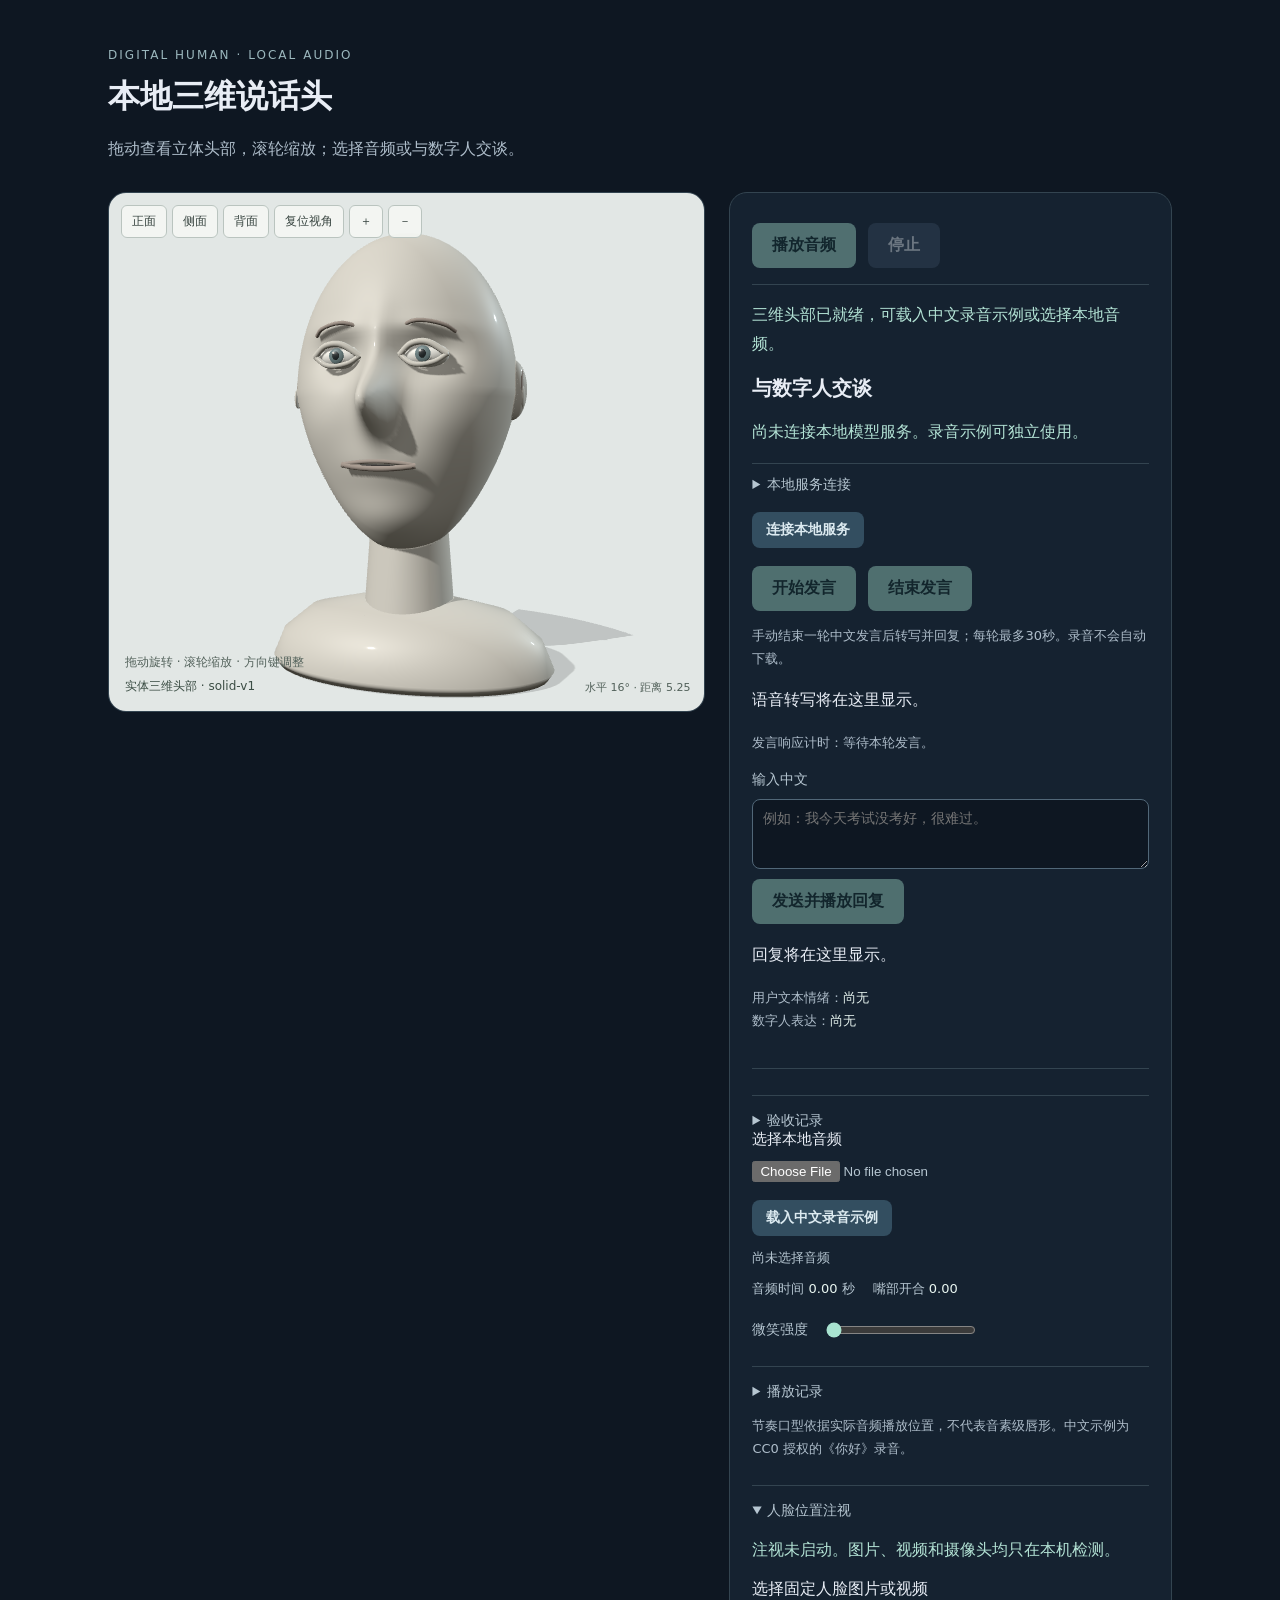
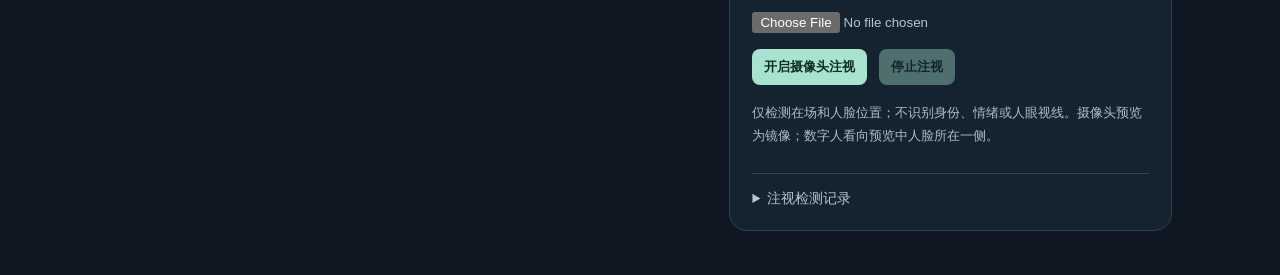
<file: web/index.html>
<!doctype html>
<html lang="zh-CN">
<head><meta charset="utf-8"><meta name="viewport" content="width=device-width,initial-scale=1"><title>本地三维说话头</title><link rel="stylesheet" href="./style.css"><link rel="stylesheet" href="./gaze.css"></head>
<body>
<main>
  <header><span class="eyebrow">DIGITAL HUMAN · LOCAL AUDIO</span><h1>本地三维说话头</h1><p>拖动查看立体头部，滚轮缩放；选择音频或与数字人交谈。</p></header>
  <section class="workspace">
    <div class="stage"><canvas id="avatar" tabindex="0" aria-label="三维数字人头部" aria-describedby="view-help"></canvas><nav class="avatar-view" aria-label="三维视角"><button data-view="0">正面</button><button data-view="90">侧面</button><button data-view="180">背面</button><button data-view="reset">复位视角</button><button data-view="in" aria-label="放大模型">＋</button><button data-view="out" aria-label="缩小模型">－</button></nav><span id="view-help">拖动旋转 · 滚轮缩放 · 方向键调整</span><output id="view-label" aria-label="当前三维视角"></output><span id="avatar-name">资源加载中</span></div>
    <section class="controls" aria-label="音频控制">
      <div class="transport"><div class="buttons"><button id="play" disabled>播放音频</button><button id="stop" disabled>停止</button></div></div>
      <p id="status" role="status" aria-label="播放状态" aria-live="polite">加载三维资源中…</p>
      <fieldset id="voice-panel" class="dialogue" aria-label="中文文本对话">
        <h2>与数字人交谈</h2>
        <p id="voice-status" role="status" aria-label="对话状态" aria-live="polite">尚未连接本地模型服务。录音示例可独立使用。</p>
        <details><summary>本地服务连接</summary><label for="api-base">本地服务地址<input id="api-base" type="url" value="http://127.0.0.1:18000" spellcheck="false"></label><p class="note">连接已准备好的本机服务；远端实验主机需先建立本机隧道。页面不调用云服务。</p></details>
        <button id="voice-connect" disabled>连接本地服务</button>
        <fieldset id="profile-panel" class="profiles" hidden>
          <legend>本地档案</legend>
          <p>当前档案：<output id="profile-current" aria-label="当前档案">匿名</output></p>
          <p id="profile-status" role="status" aria-label="档案状态" aria-live="polite"></p>
          <label for="profile-select">选择档案<select id="profile-select" aria-label="选择档案"><option value="">匿名（不保存偏好）</option></select></label>
          <label for="profile-name">档案名称<input id="profile-name" maxlength="80" autocomplete="off"></label>
          <div class="profile-actions"><button id="profile-create">创建并选择档案</button><button id="profile-rename">修改档案名称</button><button id="profile-delete">删除档案</button></div>
          <label for="profile-preferred-name">偏好称呼<input id="profile-preferred-name" maxlength="80" autocomplete="off"></label>
          <label for="profile-communication-style">交流偏好<textarea id="profile-communication-style" rows="2" maxlength="500" placeholder="仅保存你明确填写的交流偏好"></textarea></label>
          <div class="profile-actions"><button id="profile-save">保存偏好</button><button id="profile-clear">清空偏好</button><button id="profile-refresh">重新读取档案</button></div>
          <p class="note">匿名对话不保存偏好；切换档案或修改偏好会结束当前回复并清空本轮对话。</p>
        </fieldset>
        <div class="buttons microphone-buttons"><button id="microphone-start" disabled>开始发言</button><button id="microphone-end" disabled>结束发言</button></div>
        <p class="note">手动结束一轮中文发言后转写并回复；每轮最多30秒。录音不会自动下载。</p>
        <p id="voice-transcript" aria-label="语音转写">语音转写将在这里显示。</p>
        <p id="voice-latency" class="note" aria-label="发言响应计时">发言响应计时：等待本轮发言。</p>
        <label for="text-input">输入中文<textarea id="text-input" rows="3" maxlength="2000" placeholder="例如：我今天考试没考好，很难过。"></textarea></label>
        <button id="voice-send" disabled>发送并播放回复</button>
        <p id="voice-reply" aria-label="数字人回复">回复将在这里显示。</p>
        <p class="note"><span>用户文本情绪：<output id="user-emotion" aria-label="用户文本情绪">尚无</output></span><br><span>数字人表达：<output id="voice-expression" aria-label="数字人表达">尚无</output></span></p>
      </fieldset>
      <details id="acceptance-panel" class="acceptance-journal"><summary>验收记录</summary>
        <p class="note">默认不记录。开始后仅在本机保存非内容时序草稿；不保存发言、回复、姓名或偏好。此处只产生软件记录候选，不能判定工程验收通过。真实实验记录请自行保管，不要自动上传仓库。</p>
        <label for="acceptance-sha">冻结代码 SHA（操作者声明）<input id="acceptance-sha" maxlength="40" autocomplete="off" spellcheck="false"></label>
        <label for="acceptance-conditions">运行条件<select id="acceptance-conditions"><option value="">请选择</option><option value="software-test">软件替身测试（非真实验收）</option><option value="real-combination">真实组合运行（操作者声明，证据待复核）</option></select></label>
        <div class="buttons"><button id="acceptance-start">开始本段采集</button><button id="acceptance-end">结束本段采集</button><button id="acceptance-restart">记录服务重启</button></div>
        <p id="acceptance-status" role="status" aria-label="验收记录状态" aria-live="polite">未采集。工程验收待复核。</p>
        <p id="acceptance-summary" aria-label="验收记录统计">尚无记录。</p>
        <div class="buttons"><button id="acceptance-export">下载验收记录</button><button id="acceptance-clear">清空本机验收草稿</button></div>
      </details>
      <label class="file-label" for="audio-file">选择本地音频<input id="audio-file" type="file" accept="audio/*"></label>
      <button id="sample" disabled>载入中文录音示例</button><p id="audio-name">尚未选择音频</p>

      <div class="readings"><span>音频时间 <output id="audio-time" aria-label="音频时间" aria-live="off">0.00</output> 秒</span><span>嘴部开合 <output id="mouth-weight" aria-label="嘴部开合" aria-live="off">0.00</output></span></div><audio id="audio" preload="metadata" aria-label="当前本地音频"></audio>
      <label for="expression">微笑强度 <input id="expression" type="range" min="0" max="1" step="0.05" value="0"></label><details><summary>播放记录</summary><p class="note">用于关联可见动画和音频，记录仅保留在当前页面内。</p><pre id="frame">尚无播放记录</pre><button id="download" disabled>下载播放记录</button></details><p class="note">节奏口型依据实际音频播放位置，不代表音素级唇形。中文示例为 CC0 授权的《你好》录音。</p>
      <details open class="gaze-controls"><summary>人脸位置注视</summary>
        <p id="gaze-status" role="status" aria-label="注视状态" aria-live="polite">注视未启动。图片、视频和摄像头均只在本机检测。</p>
        <label for="face-file">选择固定人脸图片或视频<input id="face-file" type="file" accept="image/*,video/*" disabled></label>
        <div class="buttons"><button id="camera-start" disabled>开启摄像头注视</button><button id="gaze-stop" disabled>停止注视</button></div>
        <div class="gaze-preview"><img id="face-image" alt="固定人脸输入预览" hidden><video id="face-video" aria-label="人脸视频输入预览" muted playsinline hidden></video></div>
        <p class="note">仅检测在场和人脸位置；不识别身份、情绪或人眼视线。摄像头预览为镜像；数字人看向预览中人脸所在一侧。</p>
        <details><summary>注视检测记录</summary><pre id="gaze-record" aria-label="注视检测记录">{}</pre></details>
      </details>
    </section>
  </section>
</main>
<script type="importmap">{"imports":{"three":"./vendor/three/three.module.js"}}</script><script type="module" src="./main.js"></script>
</body></html>
</file>
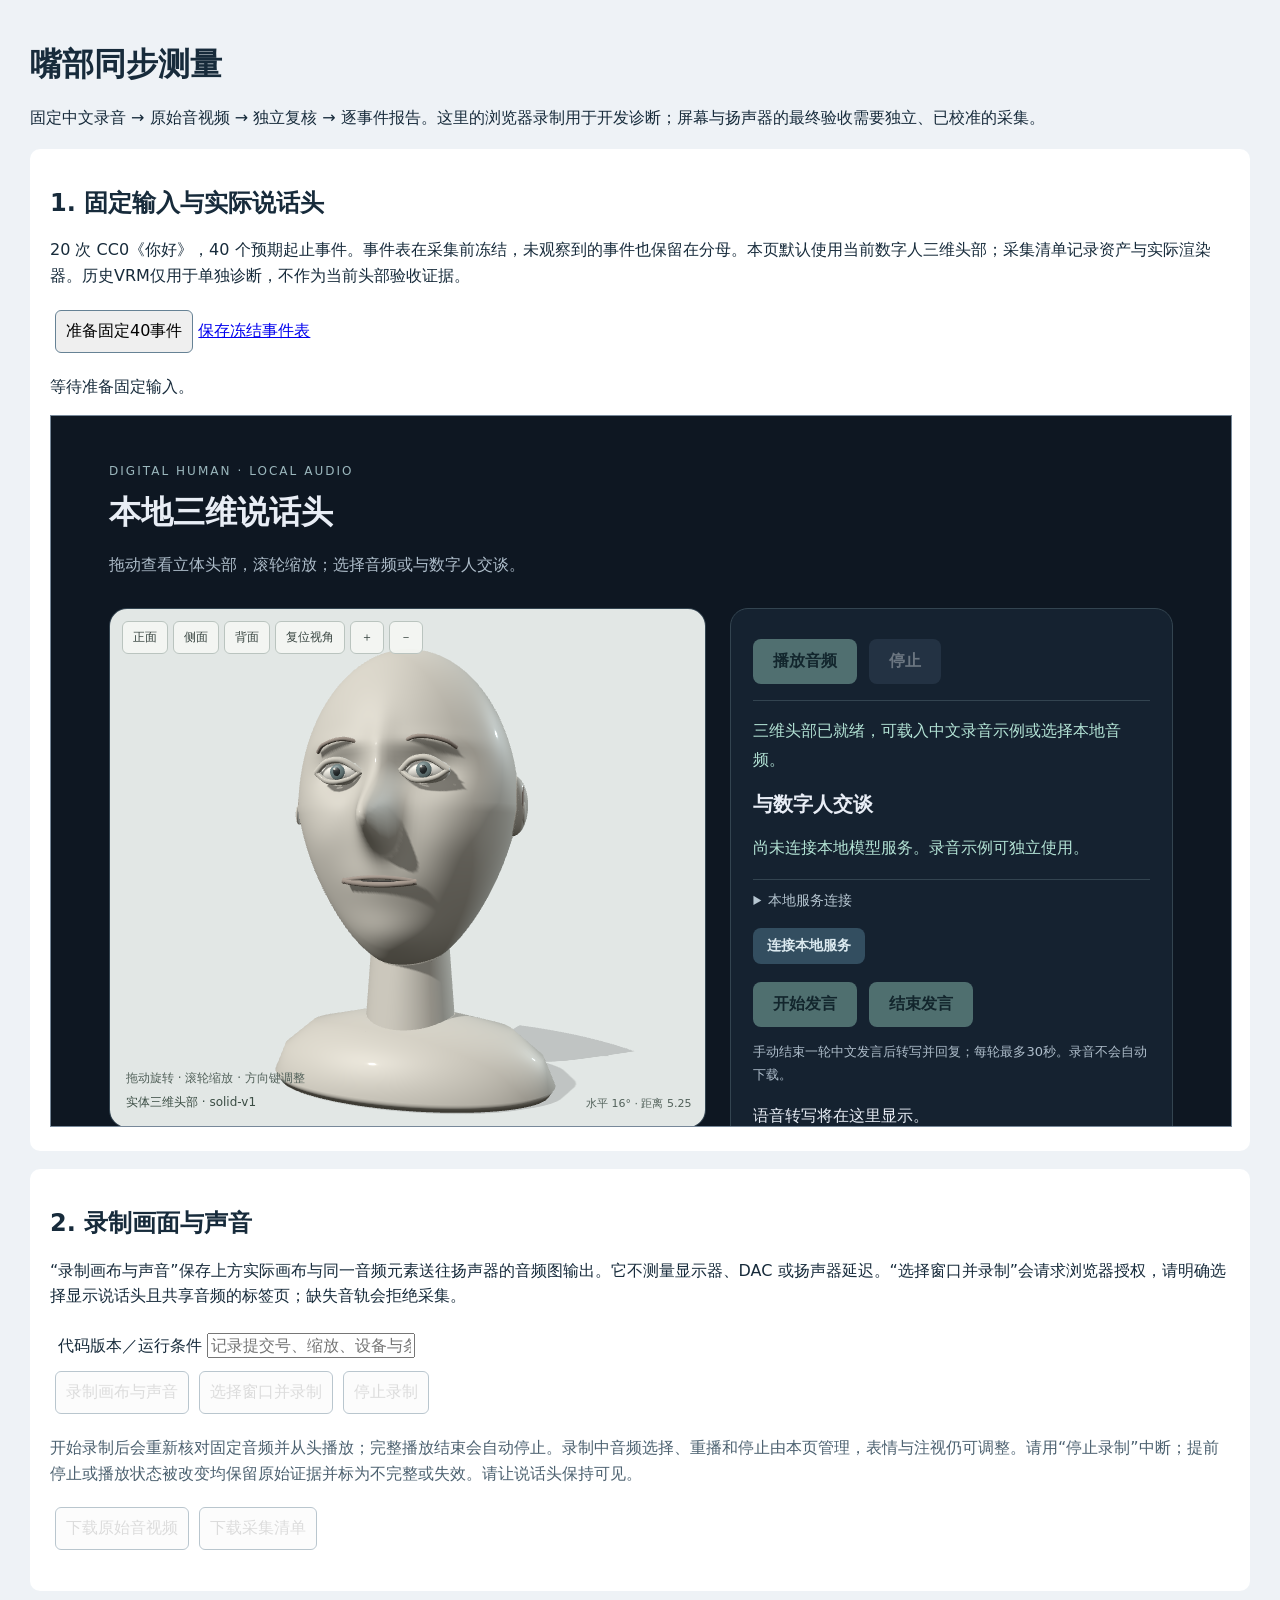
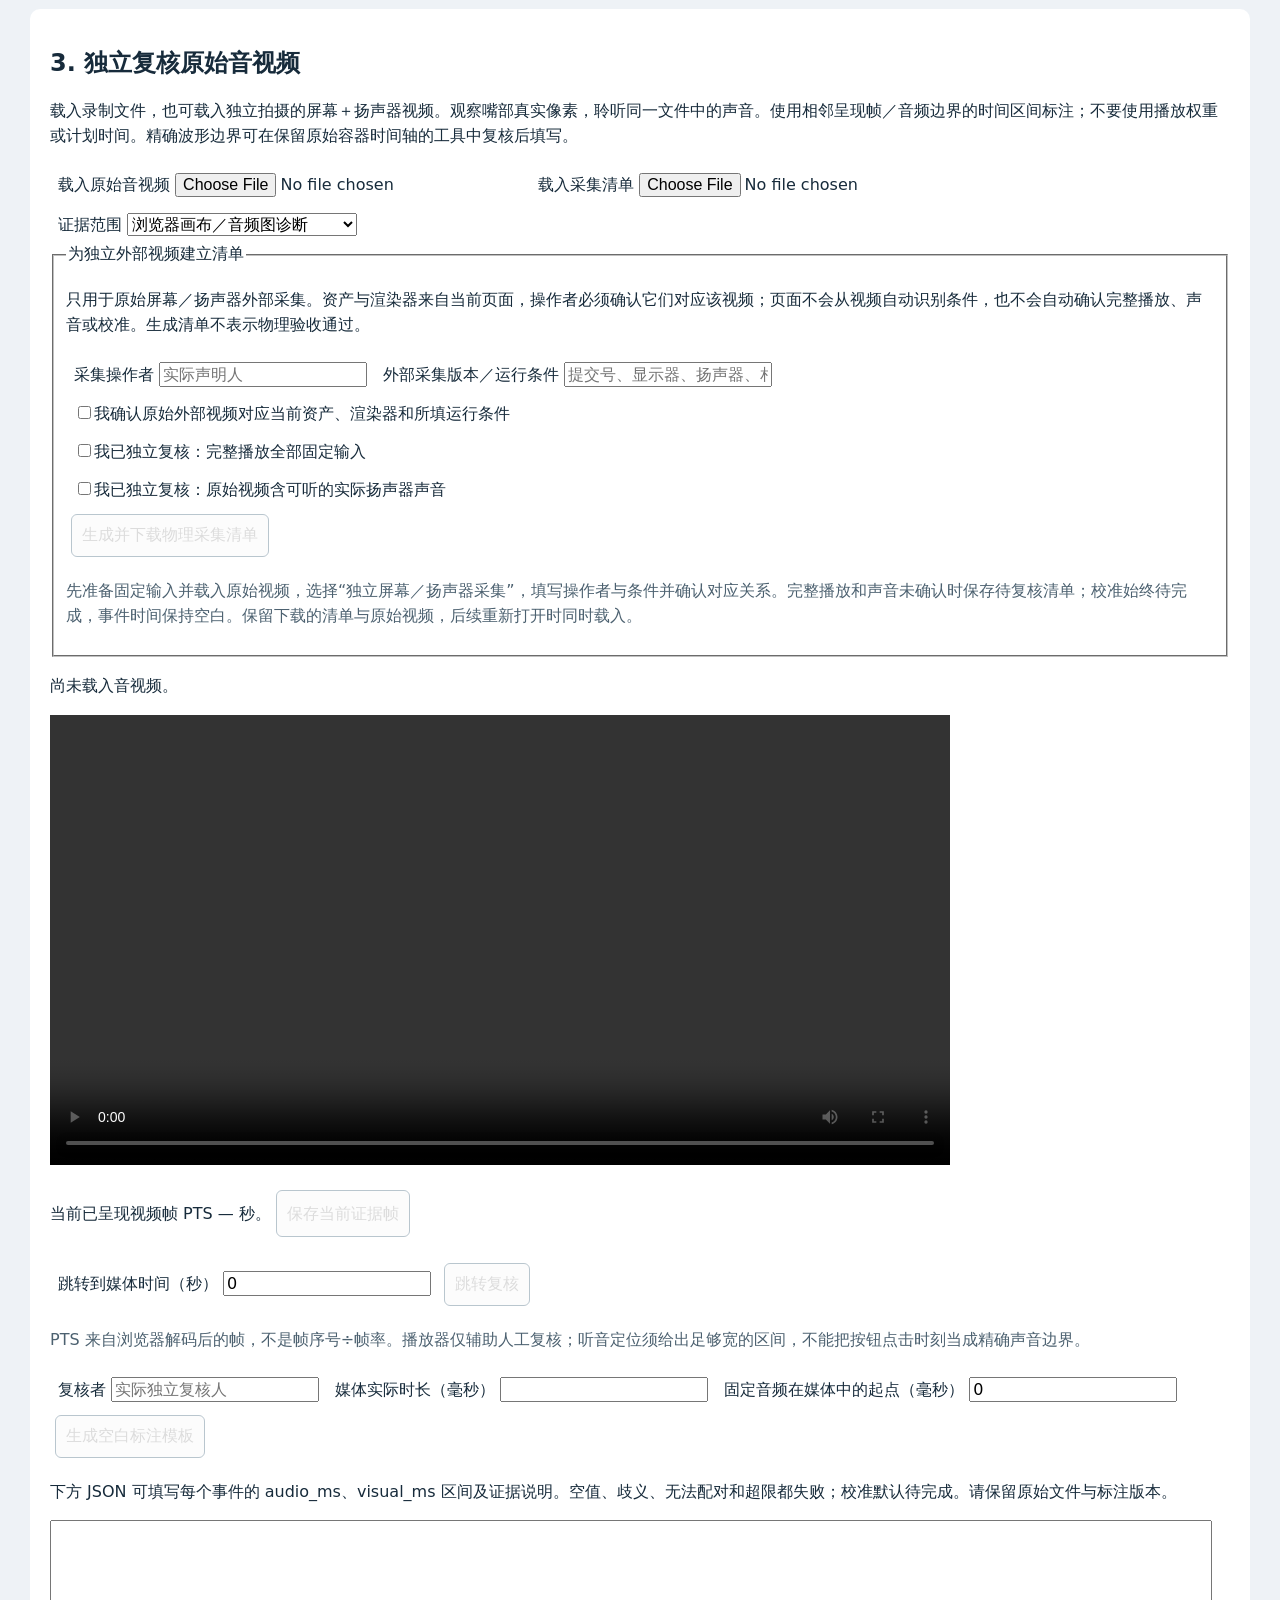
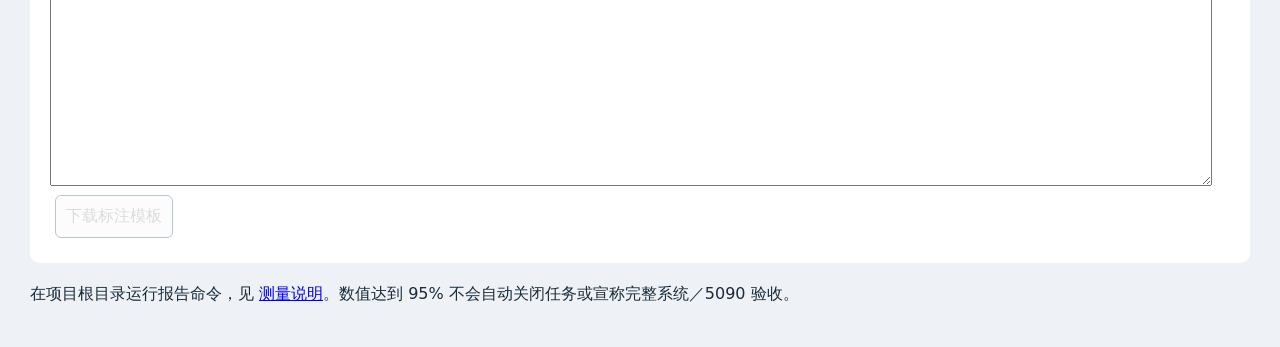
<file: web/measurement.html>
<!doctype html>
<html lang="zh-CN"><head><meta charset="utf-8"><meta name="viewport" content="width=device-width,initial-scale=1"><title>嘴部同步测量</title>
<style>body{font:16px system-ui;background:#eef2f6;color:#172b3b;margin:0}main{max-width:1220px;margin:auto;padding:24px}h1,h2{line-height:1.2}section{background:white;padding:20px;border-radius:10px;margin:18px 0}button,input,select,textarea{font:inherit}button{padding:10px;margin:5px;border:1px solid #668295;border-radius:6px;cursor:pointer}button:disabled{opacity:.45;cursor:default}label{display:inline-block;margin:8px}iframe{width:100%;height:710px;border:1px solid #789}video{width:min(100%,900px);max-height:600px;background:#182b3b}textarea{width:98%;height:260px;font-family:monospace}p{line-height:1.6}.error{color:#a52222}.note{color:#4c6170}output{font-variant-numeric:tabular-nums}canvas{display:none}body.recording #stop-capture{position:fixed;right:20px;bottom:20px;z-index:10;background:white;border:2px solid #a52222}</style></head>
<body><main><h1>嘴部同步测量</h1><p>固定中文录音 → 原始音视频 → 独立复核 → 逐事件报告。这里的浏览器录制用于开发诊断；屏幕与扬声器的最终验收需要独立、已校准的采集。</p>
<section><h2>1. 固定输入与实际说话头</h2><p>20 次 CC0《你好》，40 个预期起止事件。事件表在采集前冻结，未观察到的事件也保留在分母。本页默认使用当前数字人三维头部；采集清单记录资产与实际渲染器。历史VRM仅用于单独诊断，不作为当前头部验收证据。</p><button id="prepare">准备固定40事件</button><a id="ledger-download" href="./measurement-fixtures/mandarin40/ledger-solid-v1.json" download>保存冻结事件表</a><p id="capture-status" role="status" aria-label="测量状态" aria-live="polite">等待准备固定输入。</p><iframe id="product" src="./index.html" title="实际三维说话头"></iframe></section>
<section><h2>2. 录制画面与声音</h2><p>“录制画布与声音”保存上方实际画布与同一音频元素送往扬声器的音频图输出。它不测量显示器、DAC 或扬声器延迟。“选择窗口并录制”会请求浏览器授权，请明确选择显示说话头且共享音频的标签页；缺失音轨会拒绝采集。</p><label>代码版本／运行条件 <input id="revision" placeholder="记录提交号、缩放、设备与条件"></label><br><button id="record-graph" disabled>录制画布与声音</button><button id="record-display" disabled>选择窗口并录制</button><button id="stop-capture" disabled>停止录制</button><p class="note">开始录制后会重新核对固定音频并从头播放；完整播放结束会自动停止。录制中音频选择、重播和停止由本页管理，表情与注视仍可调整。请用“停止录制”中断；提前停止或播放状态被改变均保留原始证据并标为不完整或失效。请让说话头保持可见。</p><button id="download-media" disabled>下载原始音视频</button><button id="download-manifest" disabled>下载采集清单</button><p id="capture-summary"></p></section>
<section><h2>3. 独立复核原始音视频</h2><p>载入录制文件，也可载入独立拍摄的屏幕＋扬声器视频。观察嘴部真实像素，聆听同一文件中的声音。使用相邻呈现帧／音频边界的时间区间标注；不要使用播放权重或计划时间。精确波形边界可在保留原始容器时间轴的工具中复核后填写。</p><label>载入原始音视频 <input id="review-file" type="file" accept="video/*"></label><label>载入采集清单 <input id="manifest-file" type="file" accept="application/json"></label><label>证据范围 <select id="scope"><option value="browser-graph">浏览器画布／音频图诊断</option><option value="browser-output">已授权的窗口／标签页音视频</option><option value="physical-av">独立屏幕／扬声器采集</option></select></label><fieldset><legend>为独立外部视频建立清单</legend><p>只用于原始屏幕／扬声器外部采集。资产与渲染器来自当前页面，操作者必须确认它们对应该视频；页面不会从视频自动识别条件，也不会自动确认完整播放、声音或校准。生成清单不表示物理验收通过。</p><label>采集操作者 <input id="physical-operator" placeholder="实际声明人"></label><label>外部采集版本／运行条件 <input id="physical-conditions" placeholder="提交号、显示器、扬声器、相机、位置、缩放、表情／注视条件"></label><br><label><input id="physical-confirm" type="checkbox">我确认原始外部视频对应当前资产、渲染器和所填运行条件</label><br><label><input id="physical-complete" type="checkbox">我已独立复核：完整播放全部固定输入</label><br><label><input id="physical-audio" type="checkbox">我已独立复核：原始视频含可听的实际扬声器声音</label><br><button id="physical-manifest" disabled>生成并下载物理采集清单</button><p class="note">先准备固定输入并载入原始视频，选择“独立屏幕／扬声器采集”，填写操作者与条件并确认对应关系。完整播放和声音未确认时保存待复核清单；校准始终待完成，事件时间保持空白。保留下载的清单与原始视频，后续重新打开时同时载入。</p></fieldset><p id="review-status" role="status" aria-label="复核状态">尚未载入音视频。</p><video id="review-video" controls playsinline></video><canvas id="review-canvas"></canvas><p>当前已呈现视频帧 PTS <output id="frame-pts">—</output> 秒。<button id="save-frame" disabled>保存当前证据帧</button></p><label>跳转到媒体时间（秒） <input id="seek-time" type="number" min="0" step="0.01" value="0"></label><button id="seek" disabled>跳转复核</button><p class="note">PTS 来自浏览器解码后的帧，不是帧序号÷帧率。播放器仅辅助人工复核；听音定位须给出足够宽的区间，不能把按钮点击时刻当成精确声音边界。</p>
<label>复核者 <input id="annotator" placeholder="实际独立复核人"></label><label>媒体实际时长（毫秒） <input id="duration" type="number" min="1" step="0.001"></label><label>固定音频在媒体中的起点（毫秒） <input id="origin" type="number" min="0" value="0"></label><button id="template" disabled>生成空白标注模板</button><p>下方 JSON 可填写每个事件的 audio_ms、visual_ms 区间及证据说明。空值、歧义、无法配对和超限都失败；校准默认待完成。请保留原始文件与标注版本。</p><textarea id="annotations" aria-label="独立事件标注" spellcheck="false"></textarea><button id="download-annotations" disabled>下载标注模板</button></section>
<p>在项目根目录运行报告命令，见 <a href="./README-measurement.md">测量说明</a>。数值达到 95% 不会自动关闭任务或宣称完整系统／5090 验收。</p></main><script type="module" src="./measurement.js"></script></body></html>
</file>
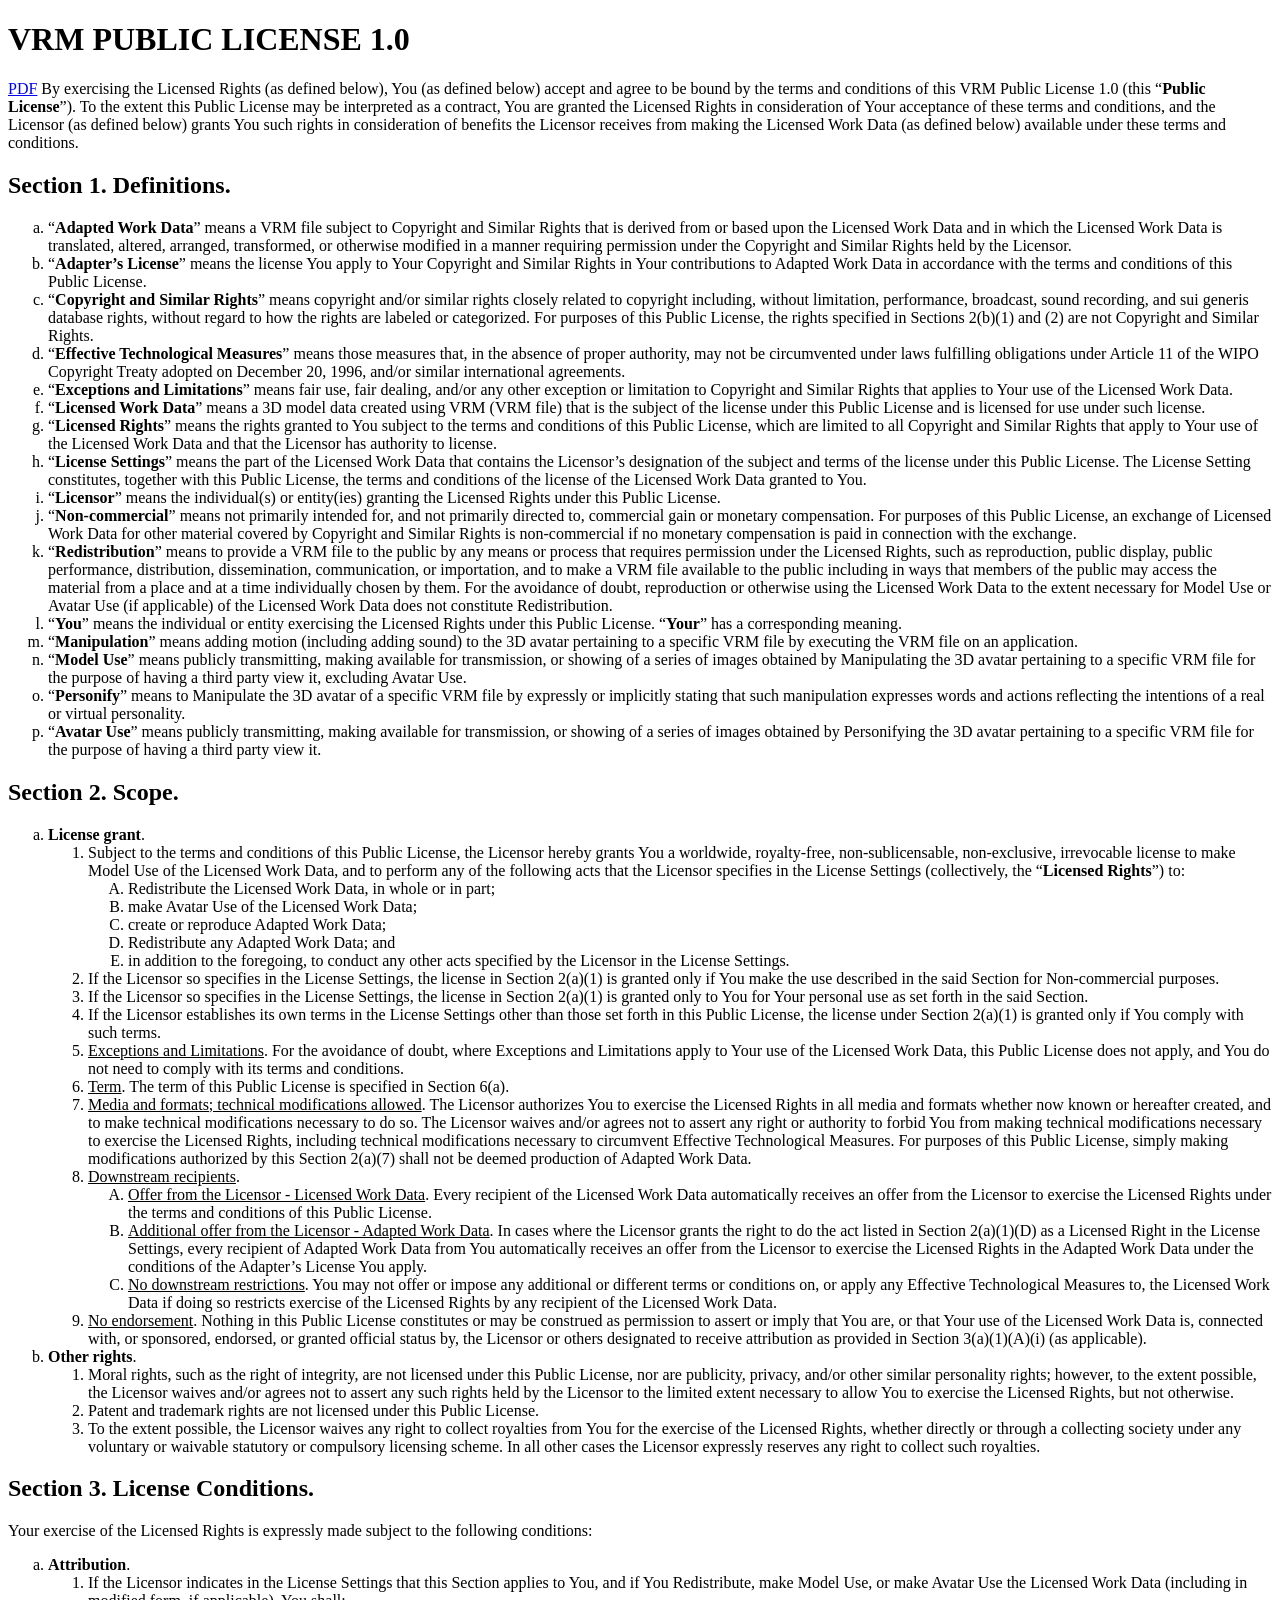
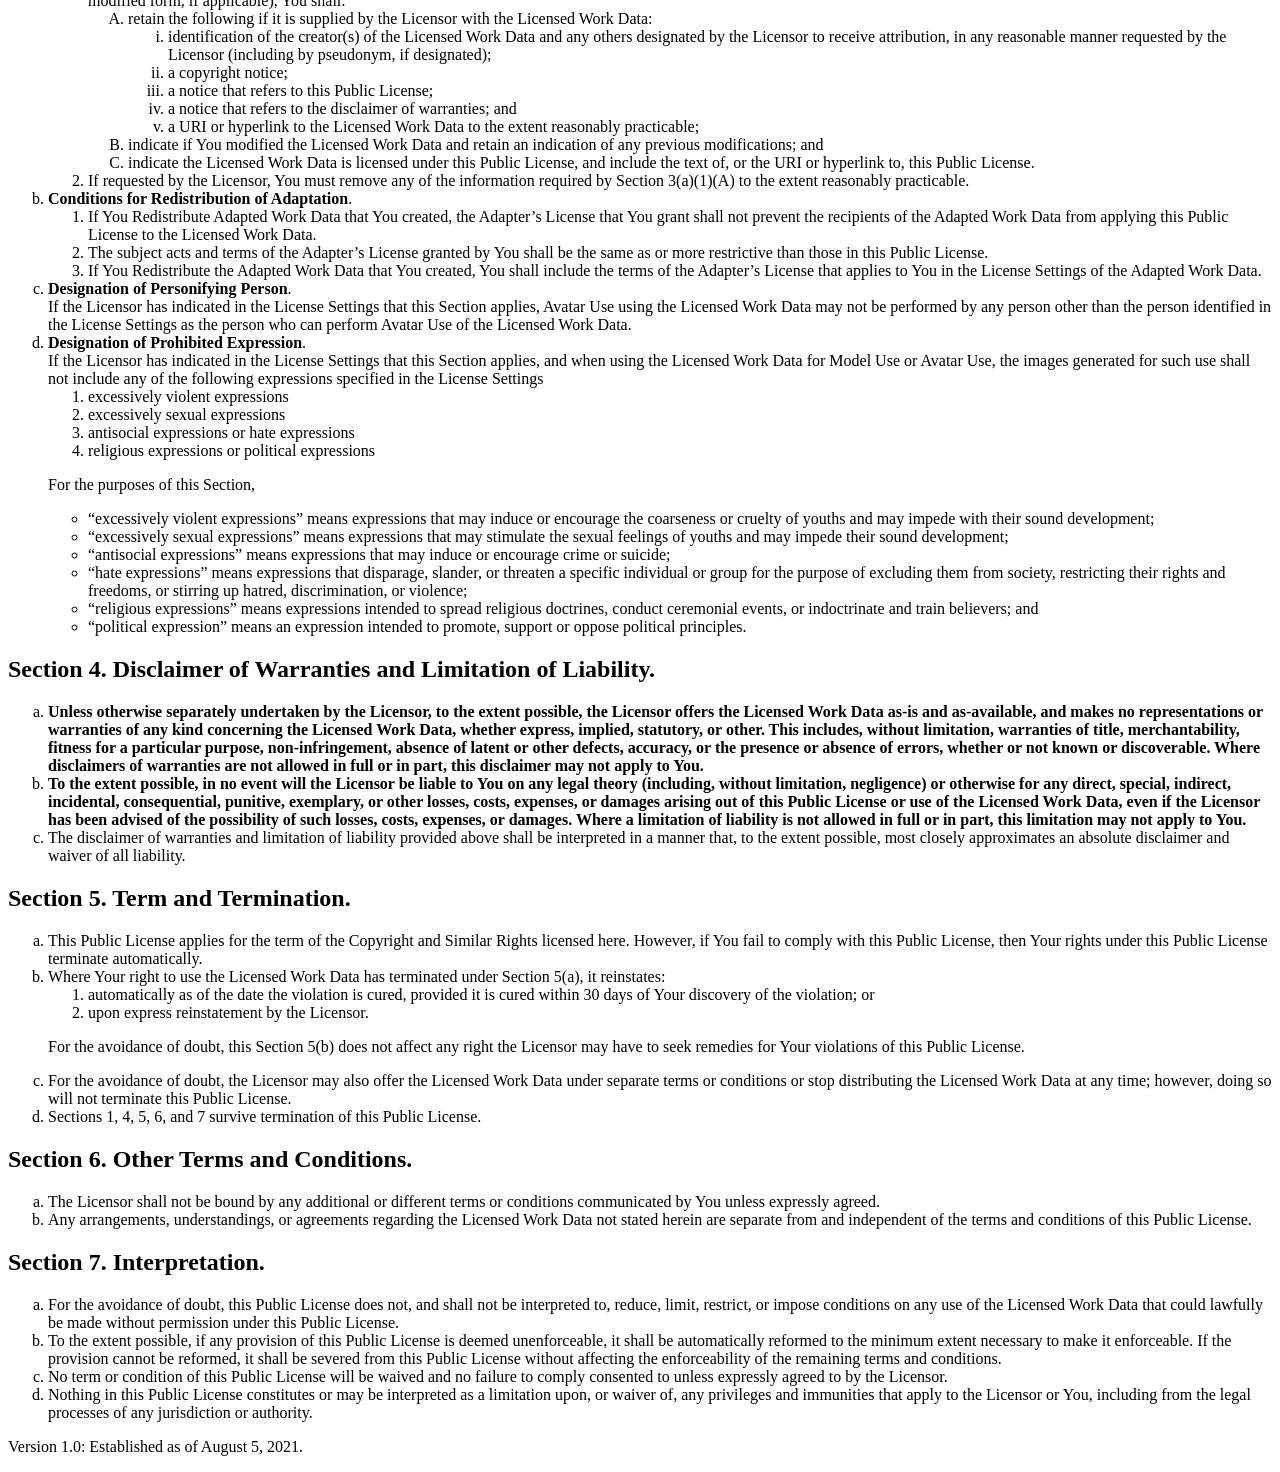
<file: web/assets/LICENSE-VRM-PUBLIC-1.0.html>
<!DOCTYPE html>
<html lang="en">
<head>
  <meta charset="UTF-8">
  <title>VRM PUBLIC LICENSE 1.0</title>
</head>
<body>

<h1>VRM PUBLIC LICENSE 1.0</h1>

<a href="https://vrm.dev/licenses/1.0/pdf/en.pdf" download="VRM Public License 1.0.pdf" target="_blank" rel="noopener">PDF</a>

By exercising the Licensed Rights (as defined below), You (as defined below) accept and agree to be bound by the terms and conditions of this VRM Public License 1.0 (this “<b>Public License</b>”). To the extent this Public License may be interpreted as a contract, You are granted the Licensed Rights in consideration of Your acceptance of these terms and conditions, and the Licensor (as defined below) grants You such rights in consideration of benefits the Licensor receives from making the Licensed Work Data (as defined below) available under these terms and conditions.

<h2>Section 1. Definitions.</h2>

<ol type="a">
  <li>“<b>Adapted Work Data</b>” means a VRM file subject to Copyright and Similar Rights that is derived from or based upon the Licensed Work Data and in which the Licensed Work Data is translated, altered, arranged, transformed, or otherwise modified in a manner requiring permission under the Copyright and Similar Rights held by the Licensor.</li></li>
  <li>“<b>Adapter’s License</b>” means the license You apply to Your Copyright and Similar Rights in Your contributions to Adapted Work Data in accordance with the terms and conditions of this Public License.</li>
  <li>“<b>Copyright and Similar Rights</b>” means copyright and/or similar rights closely related to copyright including, without limitation, performance, broadcast, sound recording, and sui generis database rights, without regard to how the rights are labeled or categorized. For purposes of this Public License, the rights specified in Sections 2(b)(1) and (2) are not Copyright and Similar Rights.</li>
  <li>“<b>Effective Technological Measures</b>” means those measures that, in the absence of proper authority, may not be circumvented under laws fulfilling obligations under Article 11 of the WIPO Copyright Treaty adopted on December 20, 1996, and/or similar international agreements.</li>
  <li>“<b>Exceptions and Limitations</b>” means fair use, fair dealing, and/or any other exception or limitation to Copyright and Similar Rights that applies to Your use of the Licensed Work Data.</li>
  <li>“<b>Licensed Work Data</b>” means a 3D model data created using VRM (VRM file) that is the subject of the license under this Public License and is licensed for use under such license.</li>
  <li>“<b>Licensed Rights</b>” means the rights granted to You subject to the terms and conditions of this Public License, which are limited to all Copyright and Similar Rights that apply to Your use of the Licensed Work Data and that the Licensor has authority to license.</li>
  <li>“<b>License Settings</b>” means the part of the Licensed Work Data that contains the Licensor’s designation of the subject and terms of the license under this Public License. The License Setting constitutes, together with this Public License, the terms and conditions of the license of the Licensed Work Data granted to You.</li>
  <li>“<b>Licensor</b>” means the individual(s) or entity(ies) granting the Licensed Rights under this Public License.</li>
  <li>“<b>Non-commercial</b>” means not primarily intended for, and not primarily directed to, commercial gain or monetary compensation. For purposes of this Public License, an exchange of Licensed Work Data for other material covered by Copyright and Similar Rights is non-commercial if no monetary compensation is paid in connection with the exchange.</li>
  <li>“<b>Redistribution</b>” means to provide a VRM file to the public by any means or process that requires permission under the Licensed Rights, such as reproduction, public display, public performance, distribution, dissemination, communication, or importation, and to make a VRM file available to the public including in ways that members of the public may access the material from a place and at a time individually chosen by them. For the avoidance of doubt, reproduction or otherwise using the Licensed Work Data to the extent necessary for Model Use or Avatar Use (if applicable) of the Licensed Work Data does not constitute Redistribution.</li>
  <li>“<b>You</b>” means the individual or entity exercising the Licensed Rights under this Public License. “<b>Your</b>” has a corresponding meaning.</li>
  <li>“<b>Manipulation</b>” means adding motion (including adding sound) to the 3D avatar pertaining to a specific VRM file by executing the VRM file on an application.</li>
  <li>“<b>Model Use</b>” means publicly transmitting, making available for transmission, or showing of a series of images obtained by Manipulating the 3D avatar pertaining to a specific VRM file for the purpose of having a third party view it, excluding Avatar Use.</li>
  <li>“<b>Personify</b>” means to Manipulate the 3D avatar of a specific VRM file by expressly or implicitly stating that such manipulation expresses words and actions reflecting the intentions of a real or virtual personality.
  <li>“<b>Avatar Use</b>” means publicly transmitting, making available for transmission, or showing of a series of images obtained by Personifying the 3D avatar pertaining to a specific VRM file for the purpose of having a third party view it.</li>
</ol>

<h2>Section 2. Scope.</h2>

<ol type="a">
  <li><b>License grant</b>.</li>
  <ol type="1">
    <li>Subject to the terms and conditions of this Public License, the Licensor hereby grants You a worldwide, royalty-free, non-sublicensable, non-exclusive, irrevocable license to make Model Use of the Licensed Work Data, and to perform any of the following acts that the Licensor specifies in the License Settings (collectively, the “<b>Licensed Rights</b>”) to:</li>
    <!-- WORKAROUND: minifierが勝手にattributeをlowercaseにしてしまうため、styleで大文字にする -->
    <ol type="A" style="list-style-type: upper-latin">
      <li>Redistribute the Licensed Work Data, in whole or in part;</li>
      <li>make Avatar Use of the Licensed Work Data;</li>
      <li>create or reproduce Adapted Work Data;</li>
      <li>Redistribute any Adapted Work Data; and</li>
      <li>in addition to the foregoing, to conduct any other acts specified by the Licensor in the License Settings.</li>
    </ol>
    <li>If the Licensor so specifies in the License Settings, the license in Section 2(a)(1) is granted only if You make the use described in the said Section for Non-commercial purposes.</li>
    <li>If the Licensor so specifies in the License Settings, the license in Section 2(a)(1) is granted only to You for Your personal use as set forth in the said Section.</li>
    <li>If the Licensor establishes its own terms in the License Settings other than those set forth in this Public License, the license under Section 2(a)(1) is granted only if You comply with such terms.</li>
    <li><u>Exceptions and Limitations</u>. For the avoidance of doubt, where Exceptions and Limitations apply to Your use of the Licensed Work Data, this Public License does not apply, and You do not need to comply with its terms and conditions.</li>
    <li><u>Term</u>. The term of this Public License is specified in Section 6(a).</li>
    <li><u>Media and formats; technical modifications allowed</u>. The Licensor authorizes You to exercise the Licensed Rights in all media and formats whether now known or hereafter created, and to make technical modifications necessary to do so. The Licensor waives and/or agrees not to assert any right or authority to forbid You from making technical modifications necessary to exercise the Licensed Rights, including technical modifications necessary to circumvent Effective Technological Measures. For purposes of this Public License, simply making modifications authorized by this Section 2(a)(7) shall not be deemed production of Adapted Work Data.</li>
    <li><u>Downstream recipients</u>.</li>
    <ol type="A" style="list-style-type: upper-latin">
      <li><u>Offer from the Licensor - Licensed Work Data</u>. Every recipient of the Licensed Work Data automatically receives an offer from the Licensor to exercise the Licensed Rights under the terms and conditions of this Public License.</li>
      <li><u>Additional offer from the Licensor - Adapted Work Data</u>. In cases where the Licensor grants the right to do the act listed in Section 2(a)(1)(D) as a Licensed Right in the License Settings, every recipient of Adapted Work Data from You automatically receives an offer from the Licensor to exercise the Licensed Rights in the Adapted Work Data under the conditions of the Adapter’s License You apply.</li>
      <li><u>No downstream restrictions</u>. You may not offer or impose any additional or different terms or conditions on, or apply any Effective Technological Measures to, the Licensed Work Data if doing so restricts exercise of the Licensed Rights by any recipient of the Licensed Work Data.</li>
    </ol>
    <li><u>No endorsement</u>. Nothing in this Public License constitutes or may be construed as permission to assert or imply that You are, or that Your use of the Licensed Work Data is, connected with, or sponsored, endorsed, or granted official status by, the Licensor or others designated to receive attribution as provided in Section 3(a)(1)(A)(i) (as applicable).</li>
  </ol>
  <li><b>Other rights</b>.</li>
  <ol type="1">
    <li>Moral rights, such as the right of integrity, are not licensed under this Public License, nor are publicity, privacy, and/or other similar personality rights; however, to the extent possible, the Licensor waives and/or agrees not to assert any such rights held by the Licensor to the limited extent necessary to allow You to exercise the Licensed Rights, but not otherwise.</li>
    <li>Patent and trademark rights are not licensed under this Public License.</li>
    <li>To the extent possible, the Licensor waives any right to collect royalties from You for the exercise of the Licensed Rights, whether directly or through a collecting society under any voluntary or waivable statutory or compulsory licensing scheme. In all other cases the Licensor expressly reserves any right to collect such royalties.</li>
  </ol>
</ol>

<h2>Section 3. License Conditions.</h2>

Your exercise of the Licensed Rights is expressly made subject to the following conditions:

<ol type="a">
  <li><b>Attribution</b>.</li>
  <ol type="1">
    <li>If the Licensor indicates in the License Settings that this Section applies to You, and if You Redistribute, make Model Use, or make Avatar Use the Licensed Work Data (including in modified form, if applicable), You shall:</li>
    <ol type="A" style="list-style-type: upper-latin">
      <li>retain the following if it is supplied by the Licensor with the Licensed Work Data:</li>
      <ol type="i">
        <li>identification of the creator(s) of the Licensed Work Data and any others designated by the Licensor to receive attribution, in any reasonable manner requested by the Licensor (including by pseudonym, if designated);</li>
        <li>a copyright notice;</li>
        <li>a notice that refers to this Public License;</li>
        <li>a notice that refers to the disclaimer of warranties; and</li>
        <li>a URI or hyperlink to the Licensed Work Data to the extent reasonably practicable;</li>
      </ol>
      <li>indicate if You modified the Licensed Work Data and retain an indication of any previous modifications; and</li>
      <li>indicate the Licensed Work Data is licensed under this Public License, and include the text of, or the URI or hyperlink to, this Public License.</li>
    </ol>
    <li>If requested by the Licensor, You must remove any of the information required by Section 3(a)(1)(A) to the extent reasonably practicable.</li>
  </ol>
  <li><b>Conditions for Redistribution of Adaptation</b>.</li>
  <ol type="1">
    <li>If You Redistribute Adapted Work Data that You created, the Adapter’s License that You grant shall not prevent the recipients of the Adapted Work Data from applying this Public License to the Licensed Work Data.</li>
    <li>The subject acts and terms of the Adapter’s License granted by You shall be the same as or more restrictive than those in this Public License.</li>
    <li>If You Redistribute the Adapted Work Data that You created, You shall include the terms of the Adapter’s License that applies to You in the License Settings of the Adapted Work Data.</li>
  </ol>
  <li><b>Designation of Personifying Person</b>.</li>
  If the Licensor has indicated in the License Settings that this Section applies, Avatar Use using the Licensed Work Data may not be performed by any person other than the person identified in the License Settings as the person who can perform Avatar Use of the Licensed Work Data.
  <li><b>Designation of Prohibited Expression</b>.</li>
  If the Licensor has indicated in the License Settings that this Section applies, and when using the Licensed Work Data for Model Use or Avatar Use, the images generated for such use shall not include any of the following expressions specified in the License Settings
  <ol type="1">
    <li>excessively violent expressions</li>
    <li>excessively sexual expressions</li>
    <li>antisocial expressions or hate expressions</li>
    <li>religious expressions or political expressions</li>
  </ol>
  <p>
    For the purposes of this Section,
  </p>
  <ul>
    <li>“excessively violent expressions” means expressions that may induce or encourage the coarseness or cruelty of youths and may impede with their sound development;</li>
    <li>“excessively sexual expressions” means expressions that may stimulate the sexual feelings of youths and may impede their sound development;</li>
    <li>“antisocial expressions” means expressions that may induce or encourage crime or suicide;</li>
    <li>“hate expressions” means expressions that disparage, slander, or threaten a specific individual or group for the purpose of excluding them from society, restricting their rights and freedoms, or stirring up hatred, discrimination, or violence;</li>
    <li>“religious expressions” means expressions intended to spread religious doctrines, conduct ceremonial events, or indoctrinate and train believers; and</li>
    <li>“political expression” means an expression intended to promote, support or oppose political principles.</li>
  </ul>
</ol>

<h2>Section 4. Disclaimer of Warranties and Limitation of Liability.</h2>

<ol type="a">
  <li><b>Unless otherwise separately undertaken by the Licensor, to the extent possible, the Licensor offers the Licensed Work Data as-is and as-available, and makes no representations or warranties of any kind concerning the Licensed Work Data, whether express, implied, statutory, or other. This includes, without limitation, warranties of title, merchantability, fitness for a particular purpose, non-infringement, absence of latent or other defects, accuracy, or the presence or absence of errors, whether or not known or discoverable. Where disclaimers of warranties are not allowed in full or in part, this disclaimer may not apply to You.</b></li>
  <li><b>To the extent possible, in no event will the Licensor be liable to You on any legal theory (including, without limitation, negligence) or otherwise for any direct, special, indirect, incidental, consequential, punitive, exemplary, or other losses, costs, expenses, or damages arising out of this Public License or use of the Licensed Work Data, even if the Licensor has been advised of the possibility of such losses, costs, expenses, or damages. Where a limitation of liability is not allowed in full or in part, this limitation may not apply to You.</b></li>
  <li>The disclaimer of warranties and limitation of liability provided above shall be interpreted in a manner that, to the extent possible, most closely approximates an absolute disclaimer and waiver of all liability.</li>
</ol>

<h2>Section 5. Term and Termination.</h2>

<ol type="a">
  <li>This Public License applies for the term of the Copyright and Similar Rights licensed here. However, if You fail to comply with this Public License, then Your rights under this Public License terminate automatically.</li>
  <li>Where Your right to use the Licensed Work Data has terminated under Section 5(a), it reinstates:</li>
  <ol type="1">
    <li>automatically as of the date the violation is cured, provided it is cured within 30 days of Your discovery of the violation; or</li>
    <li>upon express reinstatement by the Licensor.</li>
  </ol>
  <p>For the avoidance of doubt, this Section 5(b) does not affect any right the Licensor may have to seek remedies for Your violations of this Public License.</p>
  <li>For the avoidance of doubt, the Licensor may also offer the Licensed Work Data under separate terms or conditions or stop distributing the Licensed Work Data at any time; however, doing so will not terminate this Public License.</li>
  <li>Sections 1, 4, 5, 6, and 7 survive termination of this Public License.</li>
</ol>

<h2>Section 6. Other Terms and Conditions.</h2>

<ol type="a">
  <li>The Licensor shall not be bound by any additional or different terms or conditions communicated by You unless expressly agreed.</li>
  <li>Any arrangements, understandings, or agreements regarding the Licensed Work Data not stated herein are separate from and independent of the terms and conditions of this Public License.</li>
</ol>

<h2>Section 7. Interpretation.</h2>

<ol type="a">
  <li>For the avoidance of doubt, this Public License does not, and shall not be interpreted to, reduce, limit, restrict, or impose conditions on any use of the Licensed Work Data that could lawfully be made without permission under this Public License.</li>
  <li>To the extent possible, if any provision of this Public License is deemed unenforceable, it shall be automatically reformed to the minimum extent necessary to make it enforceable. If the provision cannot be reformed, it shall be severed from this Public License without affecting the enforceability of the remaining terms and conditions.</li>
  <li>No term or condition of this Public License will be waived and no failure to comply consented to unless expressly agreed to by the Licensor.</li>
  <li>Nothing in this Public License constitutes or may be interpreted as a limitation upon, or waiver of, any privileges and immunities that apply to the Licensor or You, including from the legal processes of any jurisdiction or authority.</li>
</ol>

<p class="revised-date">
  Version 1.0: Established as of August 5, 2021.
</p>

</body>
</html>
</file>
<file: web/style.css>
:root{font-family:system-ui,"Microsoft YaHei",sans-serif;color:#e8edf5;background:#0e1722;color-scheme:dark}*{box-sizing:border-box}body{margin:0}main{max-width:1120px;margin:auto;padding:44px 28px}header{margin-bottom:28px}.eyebrow{font-size:12px;letter-spacing:.17em;color:#9bb7bd}h1{font-size:32px;font-weight:600;margin:12px 0}header p,.note{color:#aebdca;line-height:1.8}.workspace{display:grid;grid-template-columns:minmax(300px,1.35fr) minmax(280px,1fr);gap:24px}.stage{position:relative;min-height:520px;overflow:hidden;border:1px solid #334450;border-radius:18px;background:#1d2b3a}canvas{display:block;width:100%;height:520px}#avatar-name{position:absolute;bottom:20px;left:20px;color:#d2e0ea;font-size:13px}.controls{padding:22px;border:1px solid #334450;border-radius:18px;background:#152230}#status{line-height:1.8;min-height:58px;color:#b3e3d5}.file-label{display:block;font-size:15px}input[type=file]{display:block;margin-top:12px;width:100%;color:#b6c6d1}#audio-name{color:#b6c6d1;font-size:13px;overflow-wrap:anywhere}.buttons{display:flex;gap:12px;margin:28px 0}button{cursor:pointer;background:#a8e3d0;color:#102c29;border:0;border-radius:8px;padding:12px 20px;font:inherit;font-weight:600}button:disabled{cursor:default;opacity:.4}#stop{background:#3a4c60;color:#edf4fa}.note{font-size:13px}.error{color:#ffb7a7!important}@media(max-width:760px){main{padding:24px 16px}.workspace{grid-template-columns:1fr}.stage{min-height:420px}canvas{height:420px}h1{font-size:28px}}
#sample{margin-top:18px;background:#334e60;color:#dceaf0;font-size:14px;padding:9px 14px}.readings{display:flex;flex-wrap:wrap;gap:18px;font-size:13px;color:#b6c6d1;margin:10px 0 22px}output{font-variant-numeric:tabular-nums;color:#e8f5f0}label[for=expression]{display:flex;gap:16px;align-items:center;font-size:14px;color:#b6c6d1}input[type=range]{width:150px;accent-color:#a8e3d0}details{margin-top:26px;border-top:1px solid #334450;padding-top:16px}summary{cursor:pointer;font-size:14px;color:#b6c6d1}pre{font-size:11px;white-space:pre-wrap;overflow-wrap:anywhere;max-height:180px;overflow:auto}#download{font-size:13px;padding:9px 14px}

.dialogue{min-width:0;border:0;border-bottom:1px solid #334450;padding:0 0 22px;margin:0 0 24px}.dialogue h2{font-size:20px;font-weight:600;margin:0 0 14px}.dialogue label{display:block;font-size:14px;color:#b6c6d1;margin:16px 0 10px}.dialogue input,.dialogue textarea{display:block;width:100%;margin-top:10px;border:1px solid #516778;border-radius:8px;background:#0e1722;color:#e8edf5;padding:10px;font:inherit}.dialogue textarea{resize:vertical}.dialogue details{margin:12px 0 18px;padding-top:12px}.dialogue #voice-status{line-height:1.8;color:#b3e3d5}.dialogue #voice-reply{line-height:1.9;white-space:pre-wrap;overflow-wrap:anywhere}#voice-connect{font-size:14px;padding:9px 14px;background:#334e60;color:#dceaf0}
/* Long dialogue and gaze controls must not stretch the rendered head. */
.workspace{align-items:start}.stage{position:sticky;top:20px;min-height:0;height:min(520px,calc(100dvh - 40px))}.stage canvas{height:100%}.transport{position:sticky;top:8px;z-index:2;background:#152230;padding:8px 0;border-bottom:1px solid #334450}.transport .buttons{margin:0 0 8px}.microphone-buttons{margin:18px 0 8px;flex-wrap:wrap}#voice-transcript{line-height:1.8;overflow-wrap:anywhere}
@media(max-width:760px){.stage{position:relative;top:auto;height:420px}.transport{top:0}}

.avatar-view{position:absolute;top:12px;left:12px;right:12px;display:flex;gap:5px;flex-wrap:wrap}.avatar-view[hidden]{display:none}.avatar-view button{padding:7px 10px;font-size:12px;color:#384440;background:#f5f7f3e8;border:1px solid #bac4bf;border-radius:6px;font-weight:500}#view-help{position:absolute;bottom:40px;left:16px;font-size:12px;color:#52615a;pointer-events:none}#view-label{position:absolute;right:14px;bottom:16px;font-size:11px;color:#52615a;pointer-events:none}.stage #avatar-name{bottom:16px;left:16px;color:#3b4d44;font-size:12px}.stage canvas{cursor:grab}.stage canvas:active{cursor:grabbing}.stage canvas:focus-visible{outline:2px solid #55826c;outline-offset:-3px}
.profiles{margin:20px 0;border:1px solid #516778;border-radius:10px;padding:16px;min-width:0}.profiles[hidden]{display:none}.profiles select{width:100%;margin-top:10px;padding:10px;border-radius:8px;background:#0e1722;color:#e8edf5;font:inherit}.profiles button{padding:9px 12px;font-size:14px;margin:4px 4px 4px 0}.profiles p{line-height:1.7;overflow-wrap:anywhere}
.acceptance-journal label{display:block;font-size:14px;color:#b6c6d1;margin:16px 0 10px}.acceptance-journal input,.acceptance-journal select{display:block;width:100%;margin-top:10px;border:1px solid #516778;border-radius:8px;background:#0e1722;color:#e8edf5;padding:10px;font:inherit}.acceptance-journal .buttons{flex-wrap:wrap;gap:8px;margin:16px 0}.acceptance-journal button{padding:9px 12px;font-size:14px}#acceptance-status,#acceptance-summary{line-height:1.8;overflow-wrap:anywhere}#acceptance-summary{font-size:13px;color:#b6c6d1}
</file>
<file: web/gaze.css>
.gaze-controls { margin-top: 24px; }
#gaze-status { line-height: 1.7; color: #b3e3d5; }
.gaze-preview img, .gaze-preview video { width: 100%; max-height: 190px; object-fit: contain; background: #0e1722; }
.gaze-preview [hidden] { display: none; }
.gaze-preview video.camera { transform: scaleX(-1); }
.gaze-controls .buttons { flex-wrap: wrap; margin: 16px 0; }
.gaze-controls button { font-size: 13px; padding: 9px 12px; }
</file>
